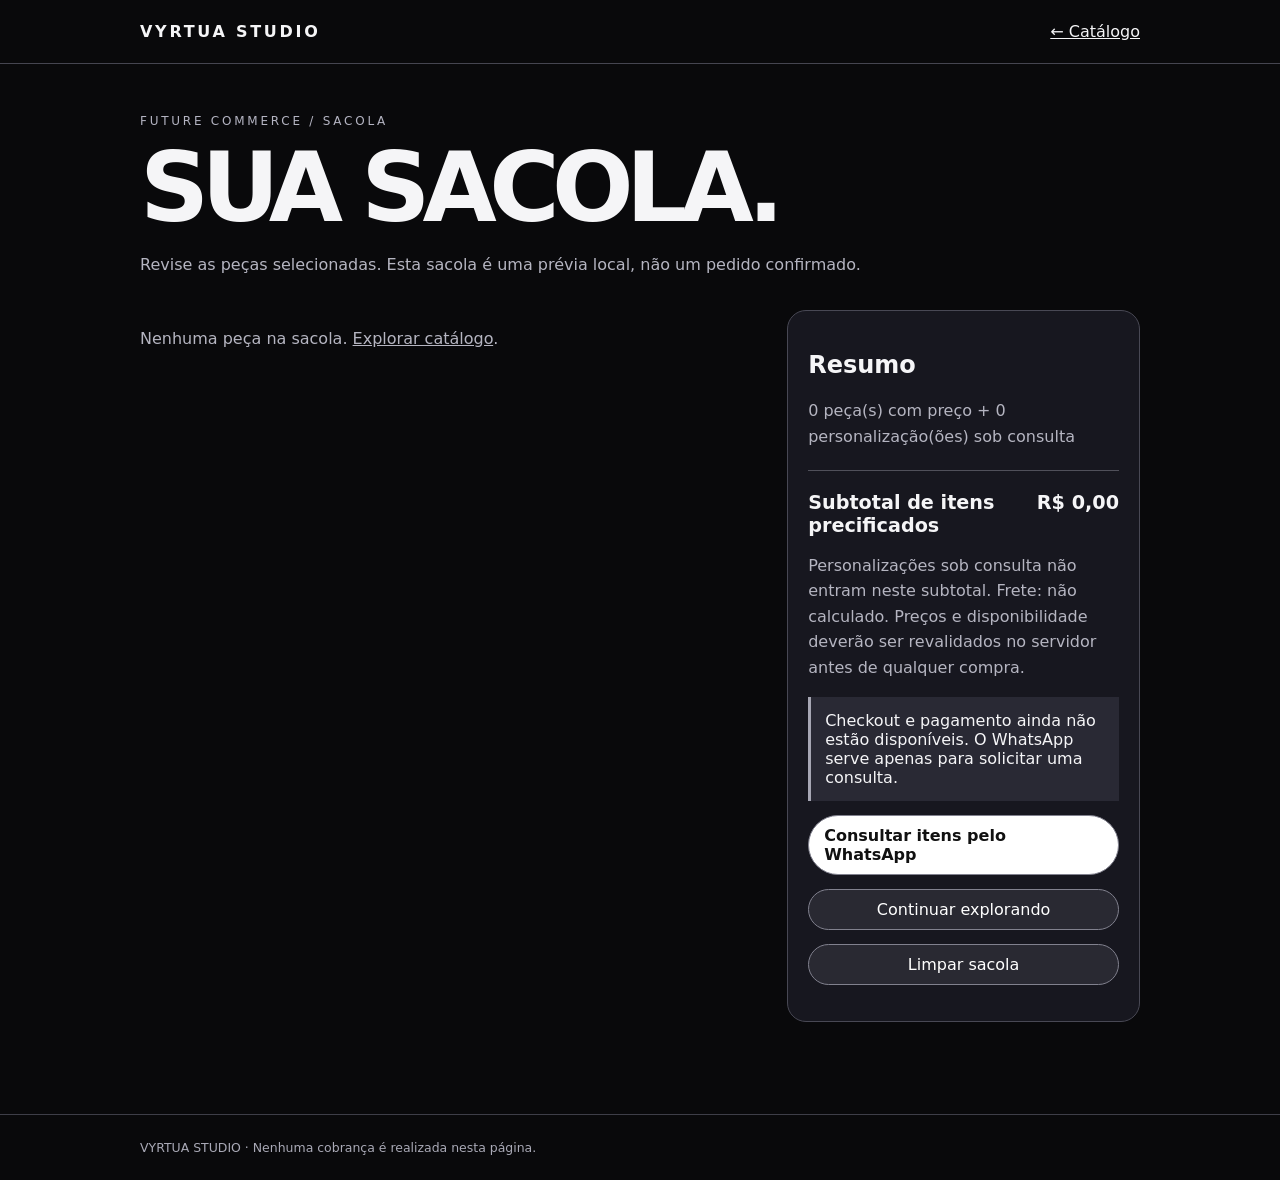
<file: carrinho.html>
<!doctype html><html lang="pt-BR"><head><meta charset="utf-8"><meta name="viewport" content="width=device-width,initial-scale=1"><meta name="theme-color" content="#09090b"><title>Sacola | VYRTUA STUDIO</title><style>:root{color-scheme:dark;font-family:system-ui,-apple-system,sans-serif;background:#09090b;color:#f5f5f7}*{box-sizing:border-box}body{margin:0}a{color:inherit}button,input{font:inherit}button{cursor:pointer}.wrap{width:min(1000px,92%);margin:auto}header{border-bottom:1px solid #454550;padding:22px 0}nav{display:flex;justify-content:space-between;gap:10px;align-items:center}.brand{font-weight:900;letter-spacing:.17em;text-decoration:none}main{padding:50px 0 80px}h1{font-size:clamp(3rem,9vw,6rem);letter-spacing:-.08em;line-height:1;margin:12px 0}.eyebrow{font-size:.75rem;letter-spacing:.23em;color:#b4b4c2}.muted{color:#b5b5c1;line-height:1.6}.grid{display:grid;grid-template-columns:1.6fr .9fr;gap:20px;margin-top:32px}.item,.panel{background:#17171f;border:1px solid #484854;border-radius:19px;padding:20px;margin-bottom:12px}.item{display:flex;justify-content:space-between;gap:18px;align-items:center}.item h2{font-size:1.1rem;margin:0 0 8px}.controls{display:flex;gap:10px;align-items:center;flex-wrap:wrap}input{width:74px;background:#0c0c12;border:1px solid #7d7d8a;color:#fff;border-radius:10px;padding:10px}button,.btn{border:1px solid #81818e;border-radius:40px;background:#292932;color:white;padding:10px 15px;text-decoration:none;display:inline-flex;justify-content:center}.primary{background:#fff;color:#111;font-weight:800}.total{display:flex;justify-content:space-between;font-weight:800;font-size:1.2rem;border-top:1px solid #50505a;padding-top:20px;margin-top:20px}.notice{border-left:3px solid #a7a7b4;background:#292934;padding:14px}.panel .btn{width:100%;margin-top:14px}footer{border-top:1px solid #3e3e48;padding:25px 0;color:#a9a9b6;font-size:.78rem}@media(max-width:760px){.grid{grid-template-columns:1fr}.item{align-items:start;flex-direction:column}}@media(prefers-reduced-motion:reduce){*{scroll-behavior:auto!important}}</style></head><body><header><nav class="wrap"><a href="index.html" class="brand">VYRTUA STUDIO</a><a href="catalogo.html">← Catálogo</a></nav></header><main class="wrap"><div class="eyebrow">FUTURE COMMERCE / SACOLA</div><h1>SUA SACOLA.</h1><p class="muted">Revise as peças selecionadas. Esta sacola é uma prévia local, não um pedido confirmado.</p><div class="grid"><section><div id="items" aria-live="polite"></div><div id="customDrafts"></div><p id="empty" class="muted" hidden>Nenhuma peça na sacola. <a href="catalogo.html">Explorar catálogo</a>.</p></section><aside class="panel"><h2>Resumo</h2><p class="muted" id="count">0 itens</p><div class="total"><span>Subtotal de itens precificados</span><span id="subtotal">R$ 0,00</span></div><p class="muted">Personalizações sob consulta não entram neste subtotal. Frete: não calculado. Preços e disponibilidade deverão ser revalidados no servidor antes de qualquer compra.</p><div class="notice">Checkout e pagamento ainda não estão disponíveis. O WhatsApp serve apenas para solicitar uma consulta.</div><a class="btn primary" id="wa" href="https://wa.me/5511934515159" target="_blank" rel="noopener noreferrer">Consultar itens pelo WhatsApp</a><a class="btn" href="catalogo.html">Continuar explorando</a><button id="clear" style="width:100%;margin-top:14px">Limpar sacola</button><p class="muted" id="status" role="status"></p></aside></div></main><footer><div class="wrap">VYRTUA STUDIO · Nenhuma cobrança é realizada nesta página.</div></footer><script>
const KEY='vyrtua-cart-v1',$=id=>document.getElementById(id),money=n=>(n/100).toLocaleString('pt-BR',{style:'currency',currency:'BRL'});let cart=[],drafts=[];const DRAFT_KEY='vyrtua-custom-drafts-v1';function load(){try{const data=JSON.parse(localStorage.getItem(KEY)||'[]');cart=Array.isArray(data)?data.filter(x=>x&&typeof x.id==='string'&&typeof x.name==='string'&&Number.isSafeInteger(x.priceCents)&&x.priceCents>=0&&x.priceCents<=100000000&&Number.isInteger(x.quantity)&&x.quantity>0&&x.quantity<=99).slice(0,100):[]}catch(e){cart=[];$('status').textContent='Não foi possível ler a sacola anterior.'}}function save(){try{localStorage.setItem(KEY,JSON.stringify(cart));return true}catch(e){$('status').textContent='Não foi possível salvar a sacola.';return false}}function renderDrafts(){const root=$('customDrafts');root.replaceChildren();drafts.forEach((d,i)=>{const item=document.createElement('article');item.className='item';const info=document.createElement('div');const h=document.createElement('h2');h.textContent=d.name||'Personalização sob consulta';const p=document.createElement('p');p.className='muted';p.textContent=[d.color,d.size,'Qtd. '+d.quantity,'Arte: '+(d.customization?.hasUploadedArt?'enviada':'sem imagem'),'Lado: '+(d.customization?.side==='back'?'costas':'frente'),'Escala: '+d.customization?.scalePercent+'%','Posição: '+d.customization?.verticalPercent+'%',...(Number.isFinite(d.customization?.dpiEstimate)?['DPI estimado: '+d.customization.dpiEstimate]:[])].join(' · ');info.append(h,p);if(typeof d.customization?.artThumbnail==='string'&&d.customization.artThumbnail.length<=1000000&&/^data:image\/(png|jpeg|webp);base64,/.test(d.customization.artThumbnail)){const img=document.createElement('img');img.src=d.customization.artThumbnail;img.alt='Miniatura da arte enviada';img.style.cssText='width:96px;max-height:96px;object-fit:contain;border-radius:10px';info.append(img)}const actions=document.createElement('div');const remove=document.createElement('button');remove.textContent='Remover';remove.onclick=()=>{drafts.splice(i,1);saveDrafts();render()};actions.append(remove);item.append(info,actions);root.append(item)})}function saveDrafts(){try{localStorage.setItem(DRAFT_KEY,JSON.stringify(drafts))}catch(e){$('status').textContent='Erro ao atualizar as personalizações.'}}function render(){renderDrafts();const box=$('items');box.replaceChildren();let total=0,count=0;cart.forEach((x,i)=>{total+=x.priceCents*x.quantity;count+=x.quantity;const article=document.createElement('article');article.className='item';const details=document.createElement('div'),title=document.createElement('h2'),meta=document.createElement('p'),price=document.createElement('strong');title.textContent=x.name;meta.className='muted';meta.textContent='Cor: '+(x.color||'Sob consulta')+' · Tamanho: '+(x.size||'Sob consulta');price.textContent=money(x.priceCents)+' por unidade';details.append(title,meta,price);const controls=document.createElement('div');controls.className='controls';const label=document.createElement('label');label.textContent='Qtd. ';const input=document.createElement('input');input.type='number';input.min='1';input.max='99';input.value=x.quantity;input.setAttribute('aria-label','Quantidade de '+x.name);input.onchange=()=>{const n=Number(input.value);if(!Number.isInteger(n)||n<1||n>99){input.value=x.quantity;$('status').textContent='Quantidade permitida: 1 a 99.';return}cart[i].quantity=n;save();render()};label.append(input);const remove=document.createElement('button');remove.type='button';remove.textContent='Remover';remove.onclick=()=>{cart.splice(i,1);save();render()};controls.append(label,remove);article.append(details,controls);box.append(article)});$('empty').hidden=cart.length>0||drafts.length>0;$('count').textContent=count+' peça(s) com preço + '+drafts.length+' personalização(ões) sob consulta';$('subtotal').textContent=money(total);$('clear').disabled=!cart.length&&!drafts.length;const lines=cart.map(x=>x.quantity+'x '+x.name+' — '+(x.color||'cor a confirmar')+', '+(x.size||'tamanho a confirmar'));drafts.forEach(d=>lines.push(d.quantity+'x '+(d.name||'Personalização')+', '+d.color+', tamanho '+d.size+', lado '+(d.customization?.side==='back'?'costas':'frente')+', arte '+(d.customization?.hasUploadedArt?'a anexar manualmente no WhatsApp':'a definir')));$('wa').href='https://wa.me/5511934515159?text='+encodeURIComponent('Olá! Gostaria de consultar os seguintes itens da VYRTUA STUDIO:\n'+(lines.join('\n')||'Gostaria de conhecer os produtos.')+'\nEsta mensagem não representa um pedido confirmado. Se houver arte, vou anexar o arquivo original separadamente no WhatsApp. Aguardo confirmação de preço, disponibilidade e frete.');} $('clear').onclick=()=>{if(!confirm('Limpar a sacola deste navegador?'))return;cart=[];drafts=[];save();saveDrafts();render()};load();try{const saved=JSON.parse(localStorage.getItem(DRAFT_KEY)||'[]');drafts=Array.isArray(saved)?saved.filter(x=>x&&x.kind==='custom-quote'&&Number.isInteger(x.quantity)&&x.quantity>0&&x.quantity<=99).slice(0,100):[]}catch(e){drafts=[]}render();
</script></body></html>
</file>
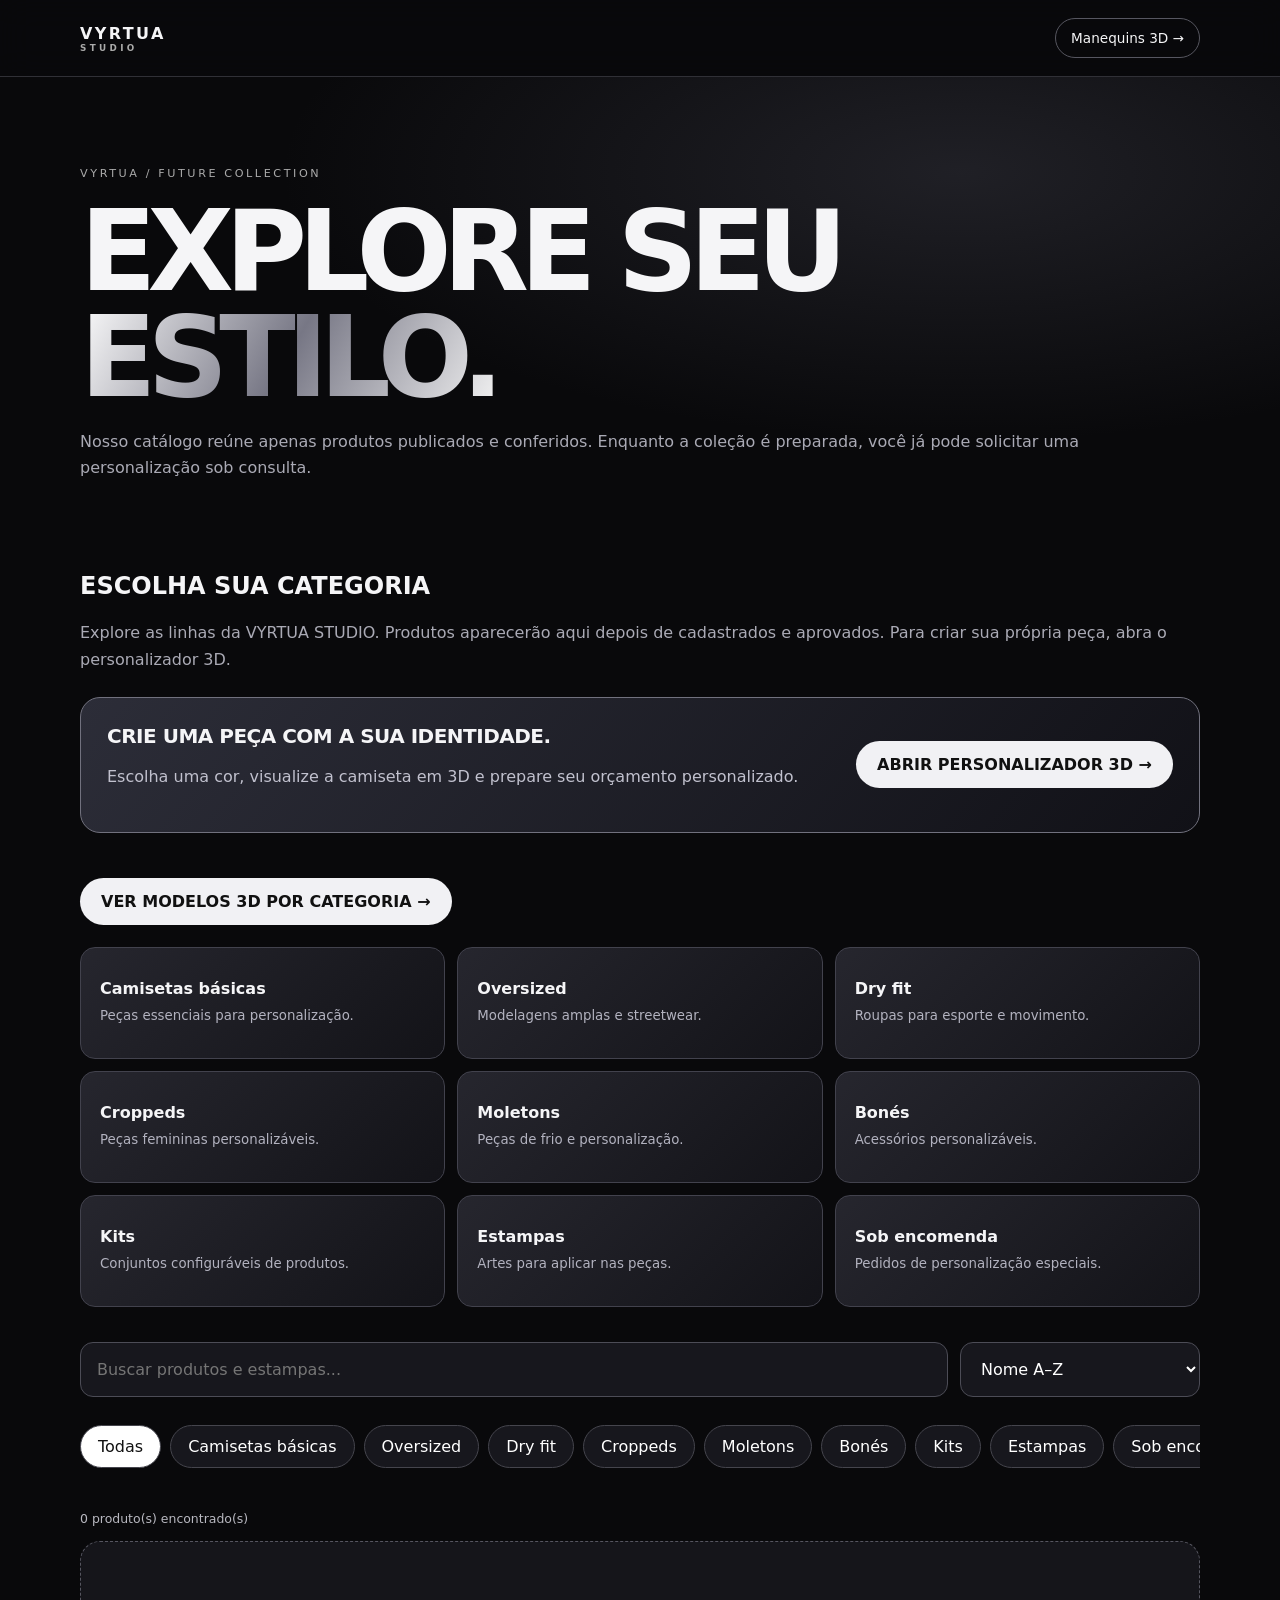
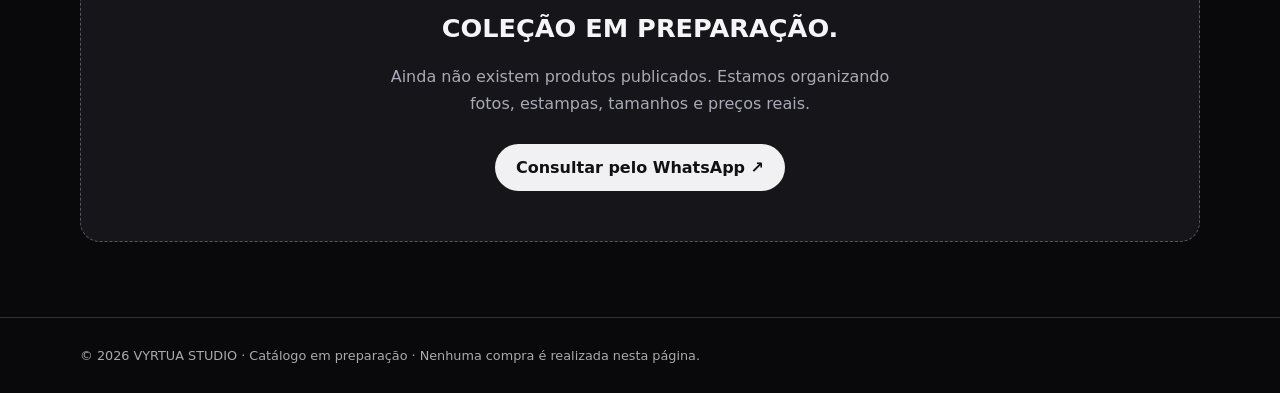
<file: catalogo.html>
<!doctype html>
<html lang="pt-BR"><head><meta charset="utf-8"><meta name="viewport" content="width=device-width,initial-scale=1"><meta name="theme-color" content="#09090b"><meta name="description" content="Catálogo VYRTUA STUDIO: roupas, kits e estampas personalizadas."><title>Catálogo | VYRTUA STUDIO</title>
<style>
:root{color-scheme:dark;font-family:Inter,system-ui,-apple-system,sans-serif;background:#09090b;color:#f5f5f7}*{box-sizing:border-box}body{margin:0}a{color:inherit;text-decoration:none}button,input,select{font:inherit}button{cursor:pointer}.wrap{max-width:1120px;width:92%;margin:auto}header{position:sticky;top:0;z-index:5;background:#09090be8;backdrop-filter:blur(16px);border-bottom:1px solid #303036}.nav{display:flex;align-items:center;justify-content:space-between;gap:15px;min-height:76px}.logo{font-weight:900;letter-spacing:.15em}.logo small{display:block;letter-spacing:.38em;font-size:.55rem;color:#aaa}.back{border:1px solid #565660;padding:11px 15px;border-radius:40px;font-size:.85rem}.hero{padding:90px 0 55px;background:radial-gradient(ellipse at 75% 20%,#4d4d5b55,transparent 50%)}.eyebrow{color:#aaa;letter-spacing:.23em;font-size:.7rem}h1{font-size:clamp(3rem,9vw,7rem);letter-spacing:-.08em;line-height:.95;margin:18px 0}h1 span{background:linear-gradient(120deg,#fff,#777785,#f5f5f5);background-clip:text;color:transparent}.muted{color:#aaaab5;line-height:1.65}.filters{display:grid;grid-template-columns:1fr 240px;gap:12px;margin:35px 0 18px}.field{width:100%;background:#17171d;color:#fff;border:1px solid #4c4c56;padding:16px;border-radius:13px}.category-overview{display:grid;grid-template-columns:repeat(3,minmax(0,1fr));gap:12px;margin:22px 0 28px}.category-card{padding:19px;background:linear-gradient(135deg,#26262e,#131318);border:1px solid #42424d;border-radius:15px;min-height:112px;text-align:left;color:#f5f5f7}.category-card strong{display:block;font-size:1rem}.category-card small{display:block;color:#b2b2bf;line-height:1.5;margin-top:8px}.category-card:focus-visible,.chip:focus-visible,.field:focus-visible{outline:2px solid #fff;outline-offset:3px}.chips{display:flex;gap:9px;overflow-x:auto;padding:10px 0 25px}.chip{background:#17171d;border:1px solid #45454d;color:#fff;border-radius:30px;padding:11px 17px;white-space:nowrap}.chip[aria-pressed=true]{background:#fff;color:#111}.grid{display:grid;grid-template-columns:repeat(3,minmax(0,1fr));gap:18px}.product{border:1px solid #38383f;border-radius:18px;overflow:hidden;background:#15151b}.photo{height:245px;background:linear-gradient(130deg,#34343e,#1c1c22);display:grid;place-items:center;color:#999}.photo img{width:100%;height:100%;object-fit:cover}.details{padding:19px}.details h2{font-size:1.15rem}.details p{font-size:.85rem;color:#aaa}.empty{border:1px dashed #565660;background:#15151a;border-radius:20px;padding:50px 24px;text-align:center;margin:15px 0 75px}.empty h2{font-size:1.6rem}.empty p{max-width:540px;margin:12px auto}.button{display:inline-block;background:#f1f1f4;color:#111;border-radius:30px;padding:14px 21px;font-weight:800;margin-top:15px}.status{font-size:.78rem;color:#b8b8c0;margin-top:18px}footer{padding:30px 0;border-top:1px solid #303036;color:#aaa;font-size:.8rem}@media(max-width:700px){.category-overview{grid-template-columns:repeat(2,minmax(0,1fr))}.filters{grid-template-columns:1fr}.grid{grid-template-columns:repeat(2,minmax(0,1fr))}}@media(max-width:480px){.category-overview{grid-template-columns:1fr 1fr}.category-card{padding:14px;min-height:110px}.grid{grid-template-columns:1fr}.hero{padding:60px 0 30px}}
.catalog-cta{display:flex;align-items:center;justify-content:space-between;gap:22px;padding:26px;border:1px solid #71717e;border-radius:20px;background:linear-gradient(130deg,#2c2d38,#111117);margin:24px 0 30px}.catalog-cta strong{font-size:1.25rem;letter-spacing:-.025em}.catalog-cta p{color:#c1c1ce;line-height:1.6}.catalog-cta .button{white-space:nowrap;margin:0}@media(max-width:700px){.catalog-cta{flex-direction:column;align-items:stretch}.catalog-cta .button{text-align:center;white-space:normal}}
</style></head><body>
<header><div class="wrap nav"><a href="index.html" class="logo">VYRTUA<small>STUDIO</small></a><a href="manequins-3d.html" class="back">Manequins 3D →</a></div></header>
<main><section class="hero"><div class="wrap"><div class="eyebrow">VYRTUA / FUTURE COLLECTION</div><h1>EXPLORE SEU<br><span>ESTILO.</span></h1><p class="muted">Nosso catálogo reúne apenas produtos publicados e conferidos. Enquanto a coleção é preparada, você já pode solicitar uma personalização sob consulta.</p></div></section>
<section class="wrap" aria-label="Catálogo"><h2>ESCOLHA SUA CATEGORIA</h2><p class="muted">Explore as linhas da VYRTUA STUDIO. Produtos aparecerão aqui depois de cadastrados e aprovados. Para criar sua própria peça, abra o personalizador 3D.</p><div class="catalog-cta"><div><strong>CRIE UMA PEÇA COM A SUA IDENTIDADE.</strong><p>Escolha uma cor, visualize a camiseta em 3D e prepare seu orçamento personalizado.</p></div><a class="button" href="showroom-floating-tee.html?v=013">ABRIR PERSONALIZADOR 3D →</a></div><p><a class="button" href="manequins-3d.html">VER MODELOS 3D POR CATEGORIA →</a></p><div class="category-overview" id="categoryOverview"></div><div class="filters"><input class="field" type="search" id="search" placeholder="Buscar produtos e estampas..." aria-label="Buscar produtos"><select class="field" id="sort" aria-label="Ordenar produtos"><option value="name">Nome A–Z</option><option value="recent">Mais recentes</option></select></div><div class="chips" id="categories" aria-label="Filtrar por categoria"></div><div class="status" id="status" role="status">Carregando catálogo…</div><button class="chip" id="clearFilters" type="button" hidden>Limpar filtros</button><div class="grid" id="products"></div><div class="empty" id="empty"><h2>COLEÇÃO EM PREPARAÇÃO.</h2><p class="muted" id="emptyMessage">Ainda não existem produtos publicados. Estamos organizando fotos, estampas, tamanhos e preços reais.</p><a class="button" href="https://wa.me/5511934515159?text=Ol%C3%A1%21%20Quero%20conhecer%20os%20produtos%20da%20VYRTUA%20STUDIO." target="_blank" rel="noopener noreferrer">Consultar pelo WhatsApp ↗</a></div></section></main>
<footer><div class="wrap">© <span id="year"></span> VYRTUA STUDIO · Catálogo em preparação · Nenhuma compra é realizada nesta página.</div></footer>
<script>
const state={data:null,category:'all',query:''};const el=id=>document.getElementById(id);el('year').textContent=new Date().getFullYear();
const safe=s=>String(s??'').replace(/[&<>"']/g,c=>({'&':'&amp;','<':'&lt;','>':'&gt;','"':'&quot;',"'":'&#39;'}[c]));
function render(){if(!state.data)return;const cats=state.data.categories||[];el('categoryOverview').innerHTML=cats.map(c=>'<button class="category-card" type="button" data-category="'+safe(c.id)+'"><strong>'+safe(c.name)+'</strong><small>'+safe(c.description||'Explore esta categoria')+'</small></button>').join('');el('categories').innerHTML=[{id:'all',name:'Todas'}].concat(cats).map(c=>'<button class="chip" data-category="'+safe(c.id)+'" aria-pressed="'+(state.category===c.id)+'">'+safe(c.name)+'</button>').join('');let products=(state.data.products||[]).filter(p=>p.published===true&&typeof p.name==='string'&&typeof p.id==='string');if(state.category!=='all')products=products.filter(p=>p.categoryId===state.category);if(state.query)products=products.filter(p=>(p.name+' '+(p.description||'')).toLocaleLowerCase('pt-BR').includes(state.query));if(el('sort').value==='name')products.sort((a,b)=>a.name.localeCompare(b.name,'pt-BR'));else products.sort((a,b)=>String(b.createdAt||'').localeCompare(String(a.createdAt||'')));el('status').textContent=products.length+' produto(s) encontrado(s)';el('clearFilters').hidden=state.category==='all'&&!state.query;el('products').innerHTML=products.map(p=>{const src=Array.isArray(p.images)&&p.images[0]&&/^(assets\/|https:\/\/)/.test(p.images[0])?p.images[0]:null;const photo=src?'<img loading="lazy" alt="'+safe(p.name)+'" src="'+safe(src)+'">':'Imagem em preparação';const price=Number.isSafeInteger(p.priceCents)&&p.priceCents>=0?(p.priceCents/100).toLocaleString('pt-BR',{style:'currency',currency:'BRL'}):'Preço sob consulta';return '<article class="product"><div class="photo">'+photo+'</div><div class="details"><h2>'+safe(p.name)+'</h2><p>'+safe(p.description||'')+'</p><strong>'+safe(price)+'</strong><p>Consulte disponibilidade e opções pelo WhatsApp.</p><a class="button" href="produto.html?id='+encodeURIComponent(p.id)+'">Ver detalhes e opções ↗</a></div></article>'}).join('');el('empty').hidden=products.length>0;el('emptyMessage').textContent=(state.data.products||[]).filter(p=>p.published===true).length===0?'Ainda não existem produtos publicados. Estamos organizando fotos, estampas, tamanhos e preços reais.':'Nenhum produto publicado corresponde à sua busca.'}
function chooseCategory(id){state.category=id;render();el('search').scrollIntoView({behavior:'smooth',block:'center'})}el('categories').addEventListener('click',e=>{const b=e.target.closest('[data-category]');if(b)chooseCategory(b.dataset.category)});el('categoryOverview').addEventListener('click',e=>{const b=e.target.closest('[data-category]');if(b)chooseCategory(b.dataset.category)});el('clearFilters').addEventListener('click',()=>{state.category='all';state.query='';el('search').value='';render()});el('search').addEventListener('input',e=>{state.query=e.target.value.trim().toLocaleLowerCase('pt-BR');render()});el('sort').addEventListener('change',render);
fetch('data/catalog.json',{cache:'no-store'}).then(r=>{if(!r.ok)throw Error('Falha ao carregar');return r.json()}).then(d=>{if(!d||!Array.isArray(d.products)||!Array.isArray(d.categories)||!d.categories.every(c=>c&&typeof c.id==='string'&&typeof c.name==='string')||!d.products.every(p=>p&&typeof p.id==='string'&&typeof p.name==='string'&&d.categories.some(c=>c.id===p.categoryId))||new Set(d.products.map(p=>p.id)).size!==d.products.length||new Set(d.categories.map(c=>c.id)).size!==d.categories.length)throw Error('Catálogo inválido');state.data=d;const requested=new URLSearchParams(location.search).get('categoria');if(d.categories.some(c=>c.id===requested))state.category=requested;render()}).catch(()=>{el('status').textContent='Não foi possível carregar o catálogo.';el('emptyMessage').textContent='O catálogo está temporariamente indisponível. Tente novamente ou entre em contato.'});
</script></body></html>
</file>
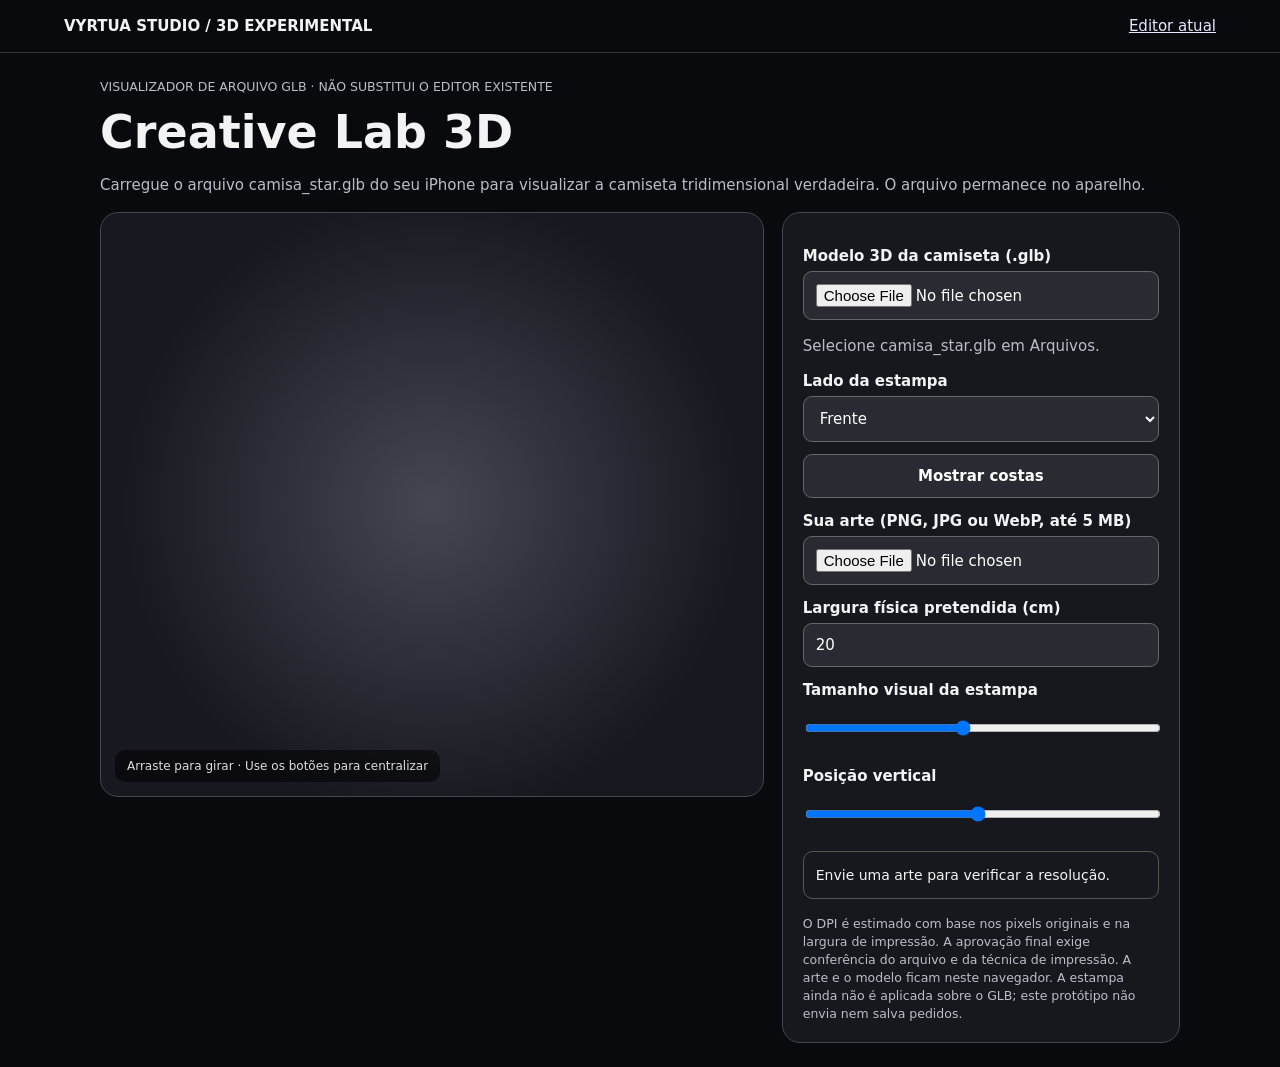
<file: creative-lab-3d.html>
<!doctype html><html lang="pt-BR"><head><meta charset="utf-8"><meta name="viewport" content="width=device-width,initial-scale=1"><title>Creative Lab 3D — Protótipo | VYRTUA STUDIO</title><style>*{box-sizing:border-box}body{margin:0;background:#090a0e;color:#f3f3f5;font:15px system-ui,sans-serif}header{padding:17px 5%;border-bottom:1px solid #34343b;display:flex;justify-content:space-between;gap:12px}a{color:#e8e8ff}main{width:min(1080px,94%);margin:24px auto}h1{font-size:clamp(26px,5vw,46px);margin:10px 0}p{color:#bcbcc7;line-height:1.5}.layout{display:grid;grid-template-columns:1.25fr .75fr;gap:18px}.viewer{height:min(65vh,590px);min-height:390px;position:relative;background:radial-gradient(circle,#454650,#171820 70%);border:1px solid #464650;border-radius:18px;overflow:hidden;touch-action:none}.viewer canvas{display:block;width:100%;height:100%}.hint{position:absolute;bottom:14px;left:14px;color:#ddd;background:#0008;padding:9px 12px;border-radius:10px;font-size:12px;pointer-events:none}.panel{background:#17181e;border:1px solid #454650;border-radius:18px;padding:20px}label{display:block;margin:14px 0 6px;font-weight:600}input,select,button{width:100%;padding:12px;border-radius:9px;background:#292a32;border:1px solid #666;color:#fff;font:inherit}button{cursor:pointer;margin-top:12px;background:#ededf2;color:#111;font-weight:700}button.secondary{background:#292a32;color:#fff}#quality{padding:12px;border:1px solid #555;border-radius:10px;line-height:1.6;font-size:14px;margin-top:12px}small{color:#bdbdc8}#error{color:#ffb7b7}@media(max-width:740px){.layout{grid-template-columns:1fr}.viewer{height:440px}}</style></head><body><header><strong>VYRTUA STUDIO / 3D EXPERIMENTAL</strong><a href="creative-lab.html">Editor atual</a></header><main><small>VISUALIZADOR DE ARQUIVO GLB · NÃO SUBSTITUI O EDITOR EXISTENTE</small><h1>Creative Lab 3D</h1><p>Carregue o arquivo camisa_star.glb do seu iPhone para visualizar a camiseta tridimensional verdadeira. O arquivo permanece no aparelho.</p><div class="layout"><div class="viewer" id="viewer"><div class="hint">Arraste para girar · Use os botões para centralizar</div></div><section class="panel"><label for="modelFile">Modelo 3D da camiseta (.glb)</label><input type="file" id="modelFile" accept=".glb,model/gltf-binary"><p id="modelStatus" role="status">Selecione camisa_star.glb em Arquivos.</p><label for="side">Lado da estampa</label><select id="side"><option value="front">Frente</option><option value="back">Costas</option></select><button class="secondary" id="turn">Mostrar costas</button><label for="artFile">Sua arte (PNG, JPG ou WebP, até 5 MB)</label><input type="file" id="artFile" accept="image/png,image/jpeg,image/webp"><label for="width">Largura física pretendida (cm)</label><input type="number" id="width" min="3" max="35" step="0.5" value="20"><label for="scale">Tamanho visual da estampa</label><input type="range" id="scale" min="10" max="90" value="45"><label for="height">Posição vertical</label><input type="range" id="height" min="20" max="80" value="49"><div id="quality" role="status">Envie uma arte para verificar a resolução.</div><p id="error" role="alert"></p><small>O DPI é estimado com base nos pixels originais e na largura de impressão. A aprovação final exige conferência do arquivo e da técnica de impressão. A arte e o modelo ficam neste navegador. A estampa ainda não é aplicada sobre o GLB; este protótipo não envia nem salva pedidos.</small></section></div></main><script type="module">
import * as THREE from 'https://esm.sh/three@0.164.1';
import {GLTFLoader} from 'https://esm.sh/three@0.164.1/examples/jsm/loaders/GLTFLoader.js';
const $=id=>document.getElementById(id),viewer=$('viewer');const scene=new THREE.Scene();const camera=new THREE.PerspectiveCamera(38,1,.1,100);camera.position.set(0,.25,7.6);const renderer=new THREE.WebGLRenderer({antialias:true,alpha:true});renderer.setPixelRatio(Math.min(devicePixelRatio,2));renderer.outputColorSpace=THREE.SRGBColorSpace;viewer.prepend(renderer.domElement);scene.add(new THREE.HemisphereLight(0xffffff,0x33343c,2.2));const light=new THREE.DirectionalLight(0xffffff,3);light.position.set(-3,5,5);scene.add(light);const rim=new THREE.DirectionalLight(0xb2b7e0,1.7);rim.position.set(4,2,-4);scene.add(rim);
const group=new THREE.Group();scene.add(group);const loader=new GLTFLoader();let loaded=null;
$('modelFile').onchange=async e=>{const file=e.target.files?.[0];if(!file)return;if(!file.name.toLowerCase().endsWith('.glb')||file.size>30*1024*1024){$('modelStatus').textContent='Escolha um arquivo .glb de até 30 MB.';return}const blob=URL.createObjectURL(file);$('modelStatus').textContent='Carregando modelo 3D...';loader.load(blob,gltf=>{if(loaded)group.remove(loaded);loaded=gltf.scene;const bounds=new THREE.Box3().setFromObject(loaded);const size=bounds.getSize(new THREE.Vector3());const center=bounds.getCenter(new THREE.Vector3());loaded.position.sub(center);const factor=3.2/Math.max(size.x,size.y,size.z);loaded.scale.setScalar(factor);group.add(loaded);front.visible=false;back.visible=false;$('modelStatus').textContent='Modelo 3D carregado. Arraste para girar. A estampa ainda não está mapeada no tecido.';URL.revokeObjectURL(blob)},undefined,err=>{$('modelStatus').textContent='Falha ao abrir GLB: '+(err?.message||'arquivo incompatível');URL.revokeObjectURL(blob)})};
function artPlane(z,back){const geo=new THREE.PlaneGeometry(1,1);const mat=new THREE.MeshBasicMaterial({transparent:true,depthWrite:false,side:THREE.DoubleSide});const mesh=new THREE.Mesh(geo,mat);mesh.position.z=z;mesh.rotation.y=back?Math.PI:0;group.add(mesh);return mesh}const front=artPlane(.19,false),back=artPlane(-.19,true);front.visible=false;back.visible=false;let pixels=null,texture=null,ratio=1;
function updateArt(){const scale=Number($('scale').value)/100;const y=(Number($('height').value)-50)*-.035;for(const [mesh,side] of [[front,'front'],[back,'back']]){mesh.scale.set(1.65*scale,1.65*scale/ratio,1);mesh.position.y=y+.23;mesh.visible=!loaded&&!!texture&&$('side').value===side;mesh.material.map=texture;mesh.material.needsUpdate=true}}
function quality(){if(!pixels){$('quality').textContent='Envie uma arte para verificar a resolução.';return}const cm=Number($('width').value);if(!(cm>=3&&cm<=35)){$('quality').textContent='Escolha uma largura entre 3 e 35 cm.';return}const dpi=pixels[0]*2.54/cm;const height=cm*pixels[1]/pixels[0];$('quality').textContent=pixels.join(' × ')+' pixels · impressão estimada '+cm+' × '+height.toFixed(1)+' cm · '+Math.round(dpi)+' DPI. '+(dpi>=300?'Boa resolução estimada.':dpi>=150?'Atenção: resolução intermediária.':'Possível perda de definição.')}
$('artFile').onchange=async e=>{const f=e.target.files?.[0];if(!f)return;if(!['image/png','image/jpeg','image/webp'].includes(f.type)||f.size>5*1024*1024){$('error').textContent='Escolha PNG, JPG ou WebP até 5 MB.';return}const url=URL.createObjectURL(f);try{const img=new Image();img.src=url;await img.decode();pixels=[img.naturalWidth,img.naturalHeight];ratio=pixels[0]/pixels[1];if(texture)texture.dispose();texture=new THREE.Texture(img);texture.colorSpace=THREE.SRGBColorSpace;texture.needsUpdate=true;$('error').textContent='';updateArt();quality()}catch(e){$('error').textContent='Não foi possível abrir esta imagem.'}finally{URL.revokeObjectURL(url)}};
$('width').oninput=quality;$('scale').oninput=updateArt;$('height').oninput=updateArt;$('side').onchange=()=>{group.rotation.y=$('side').value==='front'?0:Math.PI;updateArt();$('turn').textContent=$('side').value==='front'?'Mostrar costas':'Mostrar frente'};$('turn').onclick=()=>{$('side').value=$('side').value==='front'?'back':'front';$('side').onchange()};
let drag=false,last=0;viewer.addEventListener('pointerdown',e=>{drag=true;last=e.clientX;viewer.setPointerCapture(e.pointerId)});viewer.addEventListener('pointermove',e=>{if(!drag)return;group.rotation.y+=(e.clientX-last)*.012;last=e.clientX});viewer.addEventListener('pointerup',()=>drag=false);viewer.addEventListener('pointercancel',()=>drag=false);
function resize(){const w=viewer.clientWidth,h=viewer.clientHeight;renderer.setSize(w,h,false);camera.aspect=w/h;camera.updateProjectionMatrix()}new ResizeObserver(resize).observe(viewer);resize();renderer.setAnimationLoop(()=>renderer.render(scene,camera));
</script></body></html>
</file>
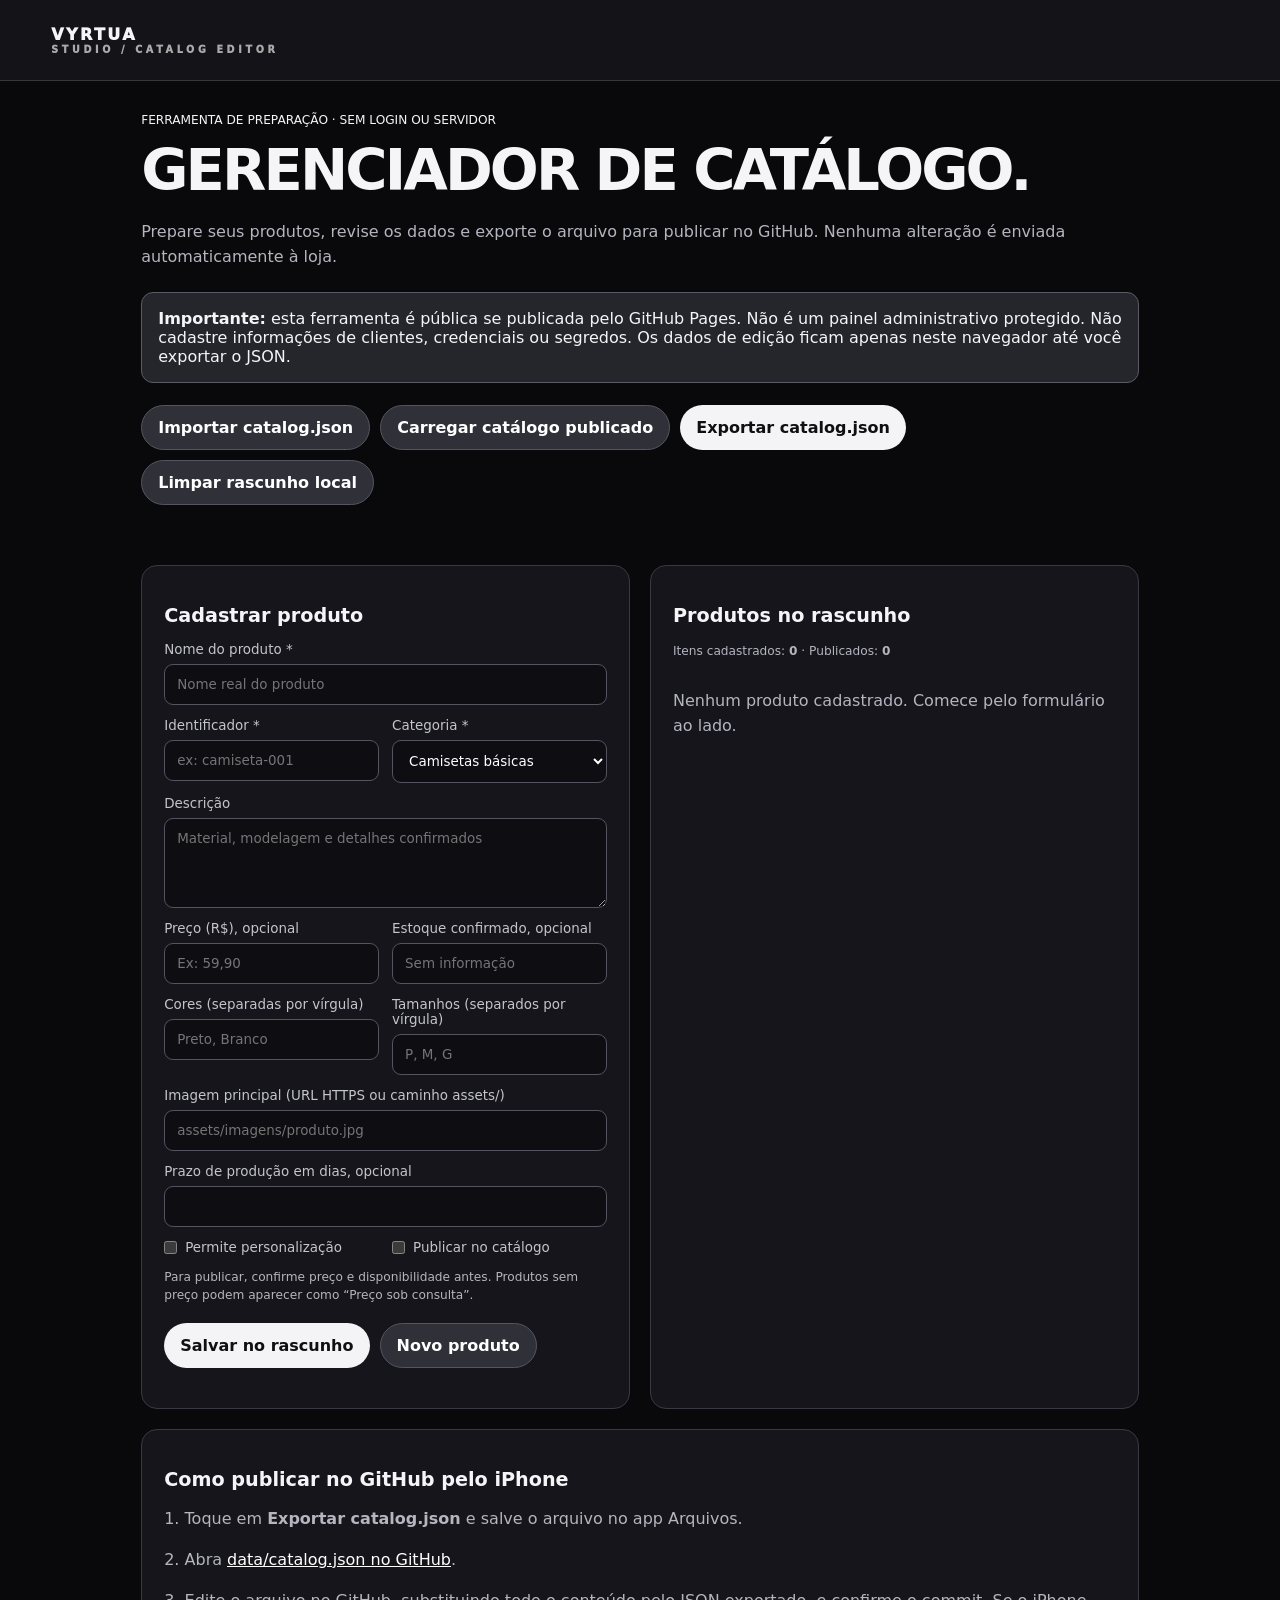
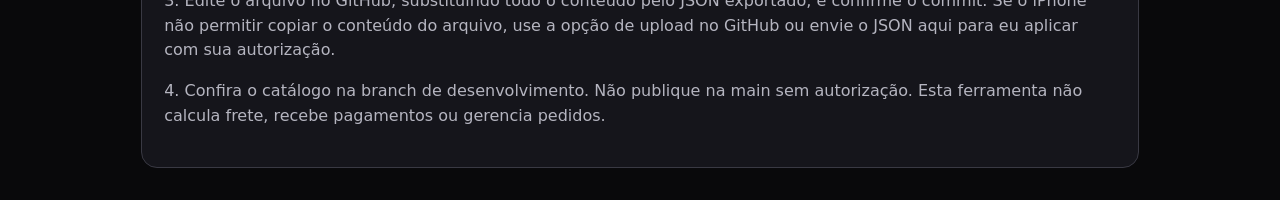
<file: editor-catalogo.html>
<!doctype html>
<html lang="pt-BR"><head><meta charset="utf-8"><meta name="viewport" content="width=device-width,initial-scale=1"><meta name="theme-color" content="#09090b"><title>Editor de catálogo | VYRTUA STUDIO</title><style>
:root{color-scheme:dark;font-family:system-ui,-apple-system,sans-serif;background:#09090b;color:#f5f5f7}*{box-sizing:border-box}body{margin:0}header{padding:25px 4%;border-bottom:1px solid #35353c;background:#131318}main{max-width:1100px;margin:auto;padding:32px 4%}h1{letter-spacing:-.05em;font-size:clamp(2rem,5vw,3.6rem);margin:10px 0}h2{font-size:1.2rem}p{color:#b5b5c0;line-height:1.55}.notice{padding:16px;background:#25252c;border:1px solid #5a5a66;border-radius:12px;margin:22px 0}.layout{display:grid;grid-template-columns:1fr 1fr;gap:20px}.panel{border:1px solid #393943;border-radius:16px;padding:22px;background:#15151b}.fields{display:grid;grid-template-columns:1fr 1fr;gap:13px}.wide{grid-column:1/-1}label{display:block;font-size:.84rem;color:#c4c4cd}input,textarea,select{display:block;width:100%;padding:12px;margin-top:7px;border:1px solid #545460;border-radius:9px;background:#0d0d12;color:white;font:inherit}textarea{min-height:90px;resize:vertical}button,.button{display:inline-block;padding:12px 16px;background:#f4f4f6;color:#101014;border:0;border-radius:25px;font:inherit;font-weight:750;cursor:pointer;text-decoration:none}.secondary{background:#303039;color:white;border:1px solid #555560}.danger{background:#49272b;color:#fff}.actions{display:flex;flex-wrap:wrap;gap:10px;margin:18px 0}.list{display:grid;gap:10px}.item{border:1px solid #45454e;border-radius:12px;padding:15px;display:flex;align-items:center;justify-content:space-between;gap:10px}.item p{margin:5px 0;font-size:.82rem}.small{font-size:.76rem}.status{min-height:26px;color:#d4d4db}.brand{font-weight:950;letter-spacing:.15em}.brand small{display:block;letter-spacing:.38em;font-size:.6rem;color:#aaa}.check{display:flex;align-items:center;gap:8px}.check input{width:auto;margin:0}.hidden{display:none}@media(max-width:760px){.layout{grid-template-columns:1fr}.fields{grid-template-columns:1fr}}</style></head><body>
<header><div class="brand">VYRTUA<small>STUDIO / CATALOG EDITOR</small></div></header>
<main><div class="small">FERRAMENTA DE PREPARAÇÃO · SEM LOGIN OU SERVIDOR</div><h1>GERENCIADOR DE CATÁLOGO.</h1><p>Prepare seus produtos, revise os dados e exporte o arquivo para publicar no GitHub. Nenhuma alteração é enviada automaticamente à loja.</p>
<div class="notice"><strong>Importante:</strong> esta ferramenta é pública se publicada pelo GitHub Pages. Não é um painel administrativo protegido. Não cadastre informações de clientes, credenciais ou segredos. Os dados de edição ficam apenas neste navegador até você exportar o JSON.</div>
<div class="actions"><label class="button secondary" for="importFile" style="cursor:pointer">Importar catalog.json</label><input id="importFile" type="file" accept=".json,application/json" class="hidden"><button id="loadSite" class="secondary">Carregar catálogo publicado</button><button id="export">Exportar catalog.json</button><button id="reset" class="secondary">Limpar rascunho local</button></div><p id="message" class="status" role="status"></p>
<div class="layout"><section class="panel"><h2 id="formTitle">Cadastrar produto</h2><form id="form"><div class="fields"><label class="wide">Nome do produto *<input id="name" maxlength="100" required placeholder="Nome real do produto"></label><label>Identificador *<input id="id" maxlength="70" pattern="[a-z0-9-]+" required placeholder="ex: camiseta-001"></label><label>Categoria *<select id="category" required></select></label><label class="wide">Descrição<textarea id="description" maxlength="1500" placeholder="Material, modelagem e detalhes confirmados"></textarea></label><label>Preço (R$), opcional<input id="price" inputmode="decimal" placeholder="Ex: 59,90"></label><label>Estoque confirmado, opcional<input id="stock" type="number" min="0" step="1" placeholder="Sem informação"></label><label>Cores (separadas por vírgula)<input id="colors" placeholder="Preto, Branco"></label><label>Tamanhos (separados por vírgula)<input id="sizes" placeholder="P, M, G"></label><label class="wide">Imagem principal (URL HTTPS ou caminho assets/)<input id="image" placeholder="assets/imagens/produto.jpg"></label><label class="wide">Prazo de produção em dias, opcional<input id="productionDays" type="number" min="0" step="1"></label><label class="check"><input id="customizable" type="checkbox"> Permite personalização</label><label class="check"><input id="published" type="checkbox"> Publicar no catálogo</label></div><p class="small">Para publicar, confirme preço e disponibilidade antes. Produtos sem preço podem aparecer como “Preço sob consulta”.</p><div class="actions"><button type="submit">Salvar no rascunho</button><button type="button" id="cancel" class="secondary">Novo produto</button></div></form></section>
<section class="panel"><h2>Produtos no rascunho</h2><p class="small">Itens cadastrados: <strong id="total">0</strong> · Publicados: <strong id="publishedCount">0</strong></p><div id="list" class="list"></div></section></div>
<section class="panel" style="margin-top:20px"><h2>Como publicar no GitHub pelo iPhone</h2><p>1. Toque em <strong>Exportar catalog.json</strong> e salve o arquivo no app Arquivos.</p><p>2. Abra <a style="color:#fff" href="https://github.com/bertasipedro2-svg/vyrtua-studio/blob/development/fase-1-profissional/data/catalog.json" target="_blank" rel="noopener noreferrer"><u>data/catalog.json no GitHub</u></a>.</p><p>3. Edite o arquivo no GitHub, substituindo todo o conteúdo pelo JSON exportado, e confirme o commit. Se o iPhone não permitir copiar o conteúdo do arquivo, use a opção de upload no GitHub ou envie o JSON aqui para eu aplicar com sua autorização.</p><p>4. Confira o catálogo na branch de desenvolvimento. Não publique na main sem autorização. Esta ferramenta não calcula frete, recebe pagamentos ou gerencia pedidos.</p></section>
</main><script>
const categories=[{id:'camisetas-basicas',name:'Camisetas básicas'},{id:'oversized',name:'Oversized'},{id:'dry-fit',name:'Dry fit'},{id:'croppeds',name:'Croppeds'},{id:'moletons',name:'Moletons'},{id:'bones',name:'Bonés'},{id:'kits',name:'Kits'},{id:'estampas',name:'Estampas'},{id:'sob-encomenda',name:'Sob encomenda'}];
const fresh=()=>({schemaVersion:1,store:{name:'VYRTUA STUDIO',currency:'BRL',catalogStatus:'preparacao',whatsapp:'5511934515159'},categories:categories.map(c=>({...c})),products:[]});
let data=fresh(),editing=null;
const $=id=>document.getElementById(id),say=s=>$('message').textContent=s;
function valid(d){return d&&Array.isArray(d.products)&&Array.isArray(d.categories)&&d.products.every(p=>p&&typeof p.id==='string'&&typeof p.name==='string'&&typeof p.categoryId==='string')&&d.categories.every(c=>c&&typeof c.id==='string'&&typeof c.name==='string')}
function persist(){try{localStorage.setItem('vyrtua-catalog-editor-v1',JSON.stringify(data))}catch(e){say('Armazenamento local indisponível. Exporte o arquivo para não perder os dados.')}}
function fieldValues(){const price=$('price').value.trim();let priceCents=null;if(price){if(!/^\d+(?:[,.]\d{1,2})?$/.test(price))throw Error('Preço inválido. Use 59,90.');priceCents=Math.round(Number(price.replace(',','.'))*100);if(!Number.isSafeInteger(priceCents))throw Error('Preço inválido.')}const stock=$('stock').value.trim(),days=$('productionDays').value.trim();const image=$('image').value.trim();if(image&&!(/^(https:\/\/[^\s]+|assets\/[a-zA-Z0-9_./-]+)$/.test(image)))throw Error('Imagem deve ser HTTPS ou caminho assets/.');return {id:$('id').value.trim(),name:$('name').value.trim(),slug:$('id').value.trim(),categoryId:$('category').value,description:$('description').value.trim(),images:image?[image]:[],colors:$('colors').value.split(',').map(s=>s.trim()).filter(Boolean).map(name=>({name,hex:null})),sizes:$('sizes').value.split(',').map(s=>s.trim()).filter(Boolean),variants:[],priceCents,stock:stock===''?null:Number(stock),productionDays:days===''?null:Number(days),published:$('published').checked,customizable:$('customizable').checked,printAreas:[],shippingNotes:''}}
function setForm(p){editing=p?.id||null;$('form').reset();$('formTitle').textContent=p?'Editar produto':'Cadastrar produto';$('id').disabled=!!p;if(!p)return;$('id').value=p.id;$('name').value=p.name;$('category').value=p.categoryId;$('description').value=p.description||'';$('price').value=Number.isInteger(p.priceCents)?(p.priceCents/100).toFixed(2).replace('.',','):'';$('stock').value=Number.isInteger(p.stock)?p.stock:'';$('colors').value=(p.colors||[]).map(c=>typeof c==='string'?c:c.name).join(', ');$('sizes').value=(p.sizes||[]).join(', ');$('image').value=(p.images||[])[0]||'';$('productionDays').value=Number.isInteger(p.productionDays)?p.productionDays:'';$('published').checked=p.published===true;$('customizable').checked=p.customizable===true;window.scrollTo({top:0,behavior:'smooth'})}
function render(){const select=$('category');const chosen=select.value;select.replaceChildren();for(const c of data.categories){const o=document.createElement('option');o.value=c.id;o.textContent=c.name;select.append(o)}if(data.categories.some(c=>c.id===chosen))select.value=chosen;$('total').textContent=data.products.length;$('publishedCount').textContent=data.products.filter(p=>p.published).length;const list=$('list');list.replaceChildren();if(!data.products.length){const p=document.createElement('p');p.textContent='Nenhum produto cadastrado. Comece pelo formulário ao lado.';list.append(p)}for(const p of data.products){const row=document.createElement('div');row.className='item';const info=document.createElement('div'),name=document.createElement('strong'),desc=document.createElement('p');name.textContent=p.name;desc.textContent=(data.categories.find(c=>c.id===p.categoryId)?.name||p.categoryId)+' · '+(p.published?'Publicado':'Rascunho')+' · '+(Number.isInteger(p.priceCents)?(p.priceCents/100).toLocaleString('pt-BR',{style:'currency',currency:'BRL'}):'Preço não informado');info.append(name,desc);const controls=document.createElement('div');const edit=document.createElement('button');edit.className='secondary';edit.textContent='Editar';edit.onclick=()=>setForm(p);const del=document.createElement('button');del.className='danger';del.textContent='Excluir';del.onclick=()=>{if(confirm('Excluir '+p.name+' do rascunho?')){data.products=data.products.filter(x=>x.id!==p.id);persist();render();if(editing===p.id)setForm(null)}};controls.append(edit,del);row.append(info,controls);list.append(row)}}
$('form').onsubmit=e=>{e.preventDefault();try{const p=fieldValues();if(!p.id||!p.name)throw Error('Informe nome e identificador.');if(!editing&&data.products.some(x=>x.id===p.id))throw Error('Identificador já cadastrado.');if(p.published&&p.priceCents===null&&!confirm('Produto sem preço. Publicar como Preço sob consulta?'))return;if(editing){const old=data.products.find(x=>x.id===editing);data.products=data.products.map(x=>x.id===editing?{...old,...p,slug:old.slug||p.slug,variants:old.variants||[],printAreas:old.printAreas||[],shippingNotes:old.shippingNotes||'',images:[...p.images,...(Array.isArray(old.images)?old.images.slice(1):[])],colors:p.colors.map(c=>({...c,hex:(old.colors||[]).find(v=>v?.name===c.name)?.hex||null}))}:x)}else data.products.push(p);persist();render();setForm(null);say('Produto salvo apenas neste navegador. Exporte o JSON para publicar.')}catch(err){say(err.message)}};
$('cancel').onclick=()=>setForm(null);
$('importFile').onchange=async e=>{const file=e.target.files?.[0];if(!file)return;try{if(file.size>1024*1024)throw Error('Arquivo muito grande.');const d=JSON.parse(await file.text());if(!valid(d))throw Error('Formato inválido.');data=d;editing=null;persist();render();setForm(null);say('Catálogo importado. Confira antes de exportar.')}catch(err){say('Erro na importação: '+err.message)}e.target.value=''};
$('loadSite').onclick=async()=>{if(data.products.length&&!confirm('Substituir o rascunho atual pelo catálogo publicado? Exporte um backup primeiro.'))return;try{const res=await fetch('data/catalog.json',{cache:'no-store'});if(!res.ok)throw Error('Não foi possível acessar data/catalog.json');const d=await res.json();if(!valid(d))throw Error('Formato inválido');data=d;persist();render();setForm(null);say('Catálogo do site carregado.')}catch(e){say('Falha: '+e.message+'. Você pode importar o arquivo manualmente.')}};
$('export').onclick=()=>{const blob=new Blob([JSON.stringify(data,null,2)+'\n'],{type:'application/json'});const url=URL.createObjectURL(blob),a=document.createElement('a');a.href=url;a.download='catalog.json';document.body.append(a);a.click();a.remove();setTimeout(()=>URL.revokeObjectURL(url),1500);say('Arquivo gerado. Salve-o no iPhone e publique no GitHub quando estiver pronto.')};
$('reset').onclick=()=>{if(!confirm('Limpar rascunho local? Exporte antes se quiser manter os dados.'))return;data=fresh();editing=null;persist();render();setForm(null);say('Rascunho limpo.')};
try{const saved=localStorage.getItem('vyrtua-catalog-editor-v1');if(saved){const parsed=JSON.parse(saved);if(valid(parsed))data=parsed}}catch(e){}
render();setForm(null);
</script></body></html>
</file>
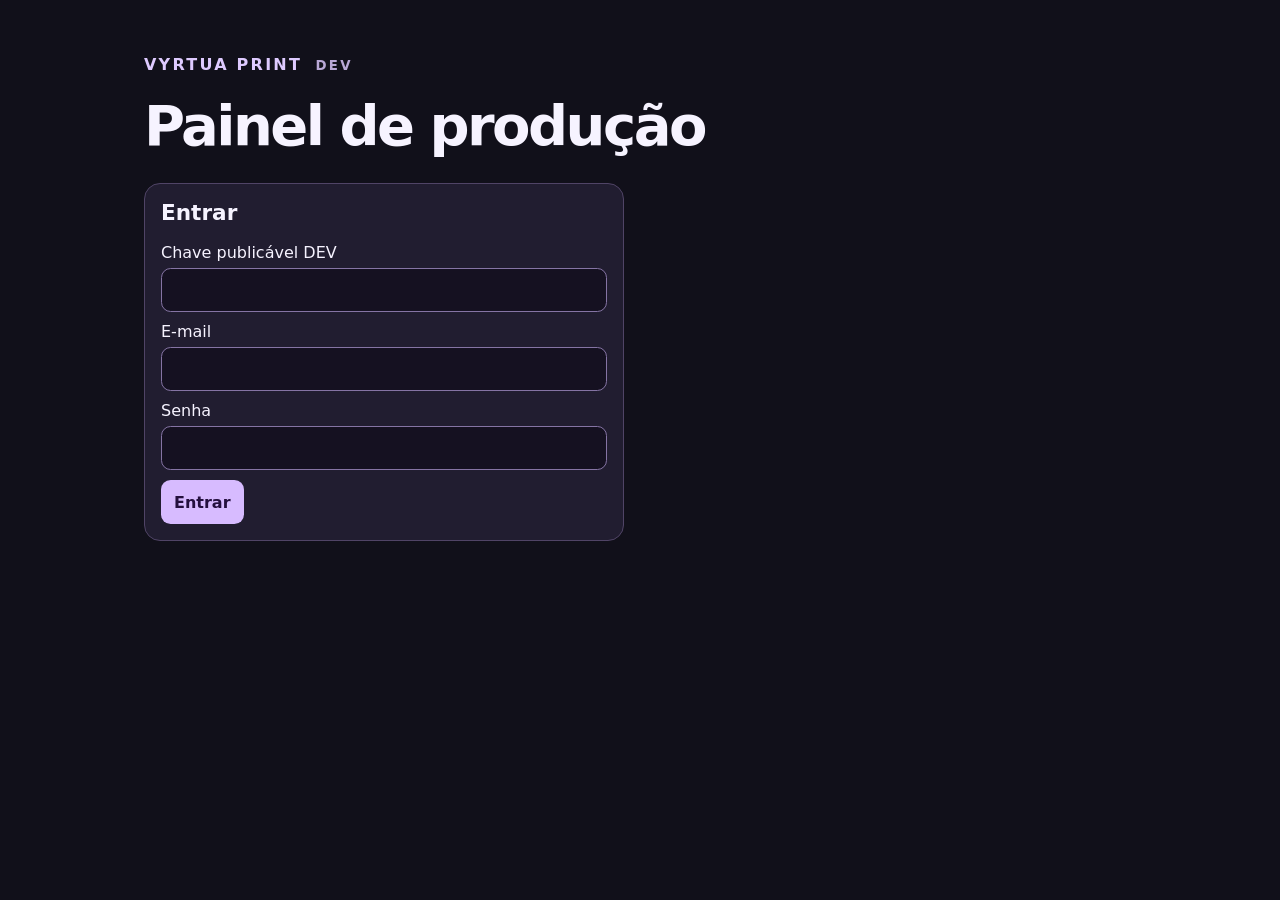
<file: print-dev.html>
<!doctype html>
<html lang="pt-BR">
<head>
<meta charset="utf-8">
<meta name="viewport" content="width=device-width, initial-scale=1">
<title>Painel VYRTUA PRINT</title>
<link rel="stylesheet" href="assets/css/print-dev.css">
<script type="module" src="print-core/panel.mjs"></script>
</head>
<body>
<main>
  <header><p class="brand">VYRTUA PRINT <small>DEV</small></p><h1>Painel de produção</h1></header>
  <p id="status" role="status" aria-live="polite"></p>
  <form id="login" class="panel">
    <h2>Entrar</h2>
    <label>Chave publicável DEV<input id="key" required autocomplete="off" autocapitalize="none"></label>
    <label>E-mail<input id="email" type="email" required autocomplete="username" autocapitalize="none"></label>
    <label>Senha<input id="password" type="password" required autocomplete="current-password"></label>
    <button>Entrar</button>
  </form>
  <div id="workspace" hidden>
    <div class="toolbar">
      <label>Empresa<select id="company"></select></label>
      <button id="logout" class="secondary">Sair</button>
    </div>
    <div id="company-panel" hidden>
      <nav aria-label="Seções do painel"><a href="#dashboard">Visão geral</a><a href="#catalog">Catálogo</a><a href="#personalization">Personalização</a><a href="#production">Pedidos</a></nav>
      <section id="dashboard">
        <h2>Visão geral</h2>
        <dl class="metrics">
          <div><dt>Pedidos em aberto</dt><dd id="open-orders">—</dd></div>
          <div><dt>Em produção ou prontos</dt><dd id="production-orders">—</dd></div>
          <div><dt>Orçamentos aguardando aprovação</dt><dd id="quoted-total">—</dd></div>
          <div><dt>Valor dos pedidos concluídos</dt><dd id="completed-total">—</dd></div>
        </dl>
        <button id="refresh" class="secondary">Atualizar painel</button>
      </section>
      <section id="catalog" class="panel">
        <h2>Catálogo da empresa</h2>
        <form id="product-form" hidden>
          <label>Nome<input id="product-name" maxlength="160" required></label>
          <label>Preço em reais<input id="product-price" type="number" min="0" max="21474836.47" step="0.01" inputmode="decimal"></label>
          <label class="check"><input id="product-active" type="checkbox">Ativo para novos pedidos</label>
          <div class="actions"><button id="save-product">Cadastrar produto</button><button type="reset" class="secondary">Limpar</button></div>
        </form>
        <ul id="products" class="records"></ul>
        <div class="actions"><button id="previous-products" class="secondary">Produtos anteriores</button><button id="next-products" class="secondary">Mais produtos</button></div>
      </section>
      <section id="personalization" class="panel">
        <h2>Nova personalização</h2>
        <label>Produto ativo na página atual<select id="product"></select></label>
        <p>Para usar um produto de outra página, navegue pelo catálogo acima.</p>
        <button id="open-editor">Abrir editor visual</button>
        <div id="editor-slot"></div>
      </section>
      <section id="production" class="panel">
        <h2>Pedidos e produção</h2>
        <ul id="orders" class="records"></ul>
        <div class="actions"><button id="previous-orders" class="secondary">Pedidos anteriores</button><button id="next-orders" class="secondary">Mais pedidos</button></div>
      </section>
    </div>
  </div>
</main>
</body>
</html>
</file>
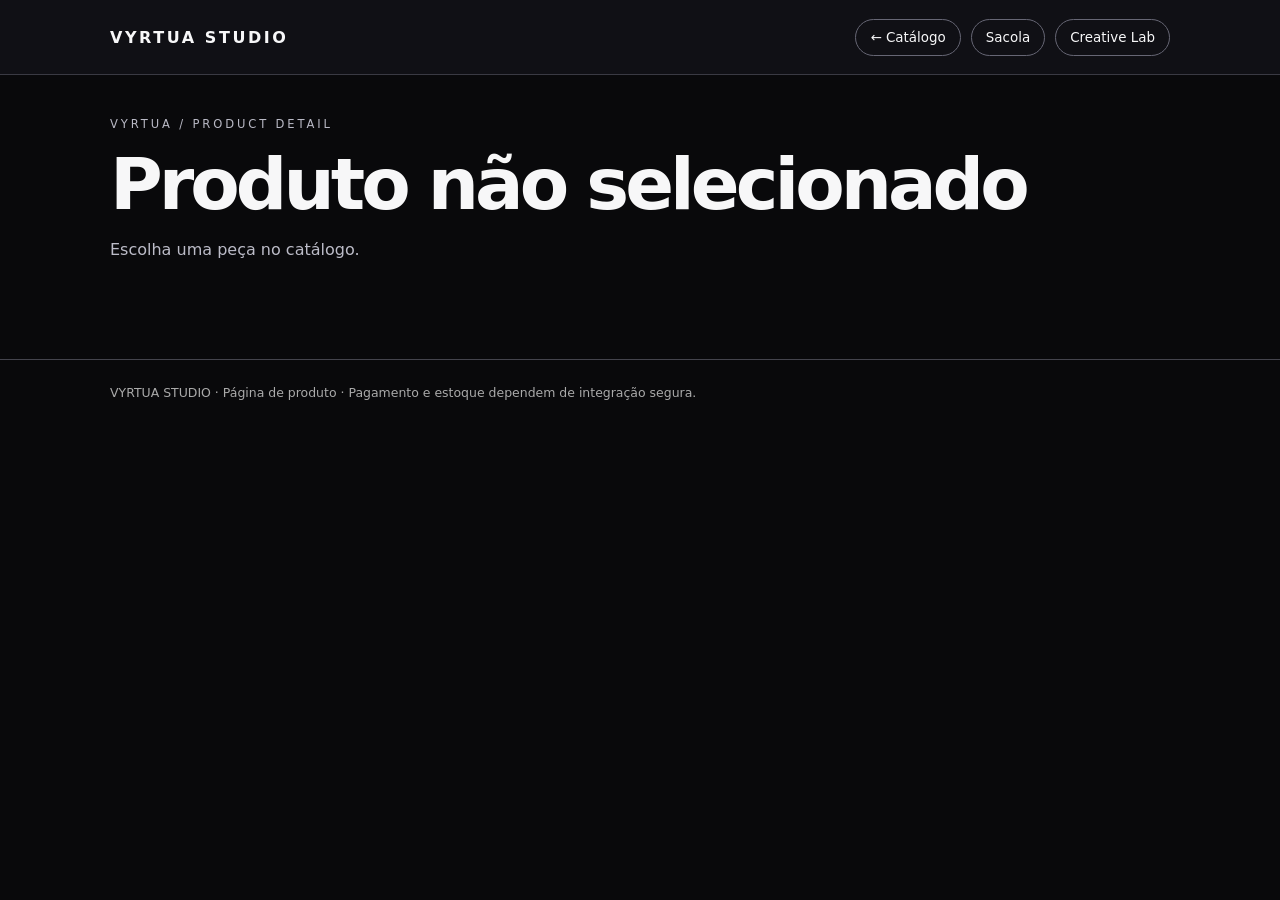
<file: produto.html>
<!doctype html><html lang="pt-BR"><head><meta charset="utf-8"><meta name="viewport" content="width=device-width,initial-scale=1"><meta name="theme-color" content="#09090b"><meta name="description" content="Detalhes e opções de produtos VYRTUA STUDIO"><title>Produto | VYRTUA STUDIO</title><style>
:root{color-scheme:dark;font-family:system-ui,-apple-system,sans-serif;background:#09090b;color:#f7f7f8}*{box-sizing:border-box}body{margin:0}a{color:inherit}button,input,select{font:inherit}button{cursor:pointer}.wrap{width:min(1060px,92%);margin:auto}header{border-bottom:1px solid #3a3a43;background:#101015}header .wrap{min-height:74px;display:flex;justify-content:space-between;align-items:center;gap:12px}.logo{font-weight:900;letter-spacing:.16em;text-decoration:none}.back{border:1px solid #666674;border-radius:30px;padding:10px 14px;text-decoration:none;font-size:.84rem}main{padding:42px 0 80px}.eyebrow{font-size:.72rem;letter-spacing:.25em;color:#b9b9c5}h1{font-size:clamp(2.3rem,7vw,4.5rem);line-height:1.03;letter-spacing:-.055em;margin:16px 0}.layout{display:grid;grid-template-columns:1.1fr .9fr;gap:24px;margin-top:26px}.photo{min-height:410px;border:1px solid #42424d;border-radius:22px;background:radial-gradient(circle at 50% 25%,#494957,#16161e 70%);display:grid;place-items:center;overflow:hidden;color:#bdbdca}.photo img{width:100%;height:100%;max-height:580px;object-fit:contain}.panel{border:1px solid #44444e;background:#181820;border-radius:22px;padding:25px}.muted{color:#bcbcc8;line-height:1.6}.price{font-size:1.6rem;font-weight:800}label{display:block;margin:20px 0 8px}select,input{width:100%;background:#0c0c11;color:white;border:1px solid #777785;border-radius:12px;padding:13px}.btn{display:inline-flex;justify-content:center;text-align:center;background:white;color:#111;border:0;border-radius:30px;padding:15px 18px;font-weight:800;text-decoration:none;width:100%;margin-top:15px}.btn.alt{background:#292933;color:#fff;border:1px solid #777785}.btn:disabled{opacity:.5;cursor:not-allowed}.notice{border-left:3px solid #a7a7b3;padding:12px 15px;background:#25252e;margin:20px 0}.hidden{display:none}footer{border-top:1px solid #44444d;padding:25px 0;color:#aaa;font-size:.78rem}@media(max-width:740px){.layout{grid-template-columns:1fr}.photo{min-height:320px}.panel{padding:19px}}@media(prefers-reduced-motion:reduce){*{scroll-behavior:auto!important}}
</style></head><body><header><div class="wrap"><a href="index.html" class="logo">VYRTUA STUDIO</a><div style="display:flex;gap:10px;flex-wrap:wrap"><a href="catalogo.html" class="back">← Catálogo</a><a href="carrinho.html" class="back">Sacola</a><a href="creative-lab.html" class="back">Creative Lab</a></div></div></header><main class="wrap"><div class="eyebrow">VYRTUA / PRODUCT DETAIL</div><h1 id="title">Carregando produto…</h1><p class="muted" id="status" role="status">Consultando o catálogo publicado.</p><section class="layout hidden" id="detail"><div class="photo" id="photo">Imagem em preparação</div><div class="panel"><div class="eyebrow" id="category"></div><p class="muted" id="description"></p><div class="price" id="price">Preço sob consulta</div><label for="color">Cor</label><select id="color"></select><label for="size">Tamanho</label><select id="size"></select><label for="qty">Quantidade</label><input id="qty" type="number" min="1" max="99" value="1" inputmode="numeric"><p class="muted" id="production"></p><div class="notice" id="availability">Disponibilidade e prazo sujeitos à confirmação.</div><button id="add" class="btn" disabled>Adicionar à sacola</button><a id="contact" class="btn alt" href="https://wa.me/5511934515159" target="_blank" rel="noopener noreferrer">Consultar pelo WhatsApp</a><p class="muted" id="feedback" role="status"></p><p class="muted">A sacola desta etapa é armazenada apenas neste navegador. Não registra pedidos nem realiza cobranças.</p></div></section></main><footer><div class="wrap">VYRTUA STUDIO · Página de produto · Pagamento e estoque dependem de integração segura.</div></footer><script>
const $=id=>document.getElementById(id),params=new URLSearchParams(location.search),id=params.get('id');let product=null;
const money=n=>(n/100).toLocaleString('pt-BR',{style:'currency',currency:'BRL'});const text=(node,value)=>{node.textContent=String(value??'')};function options(el,values){el.replaceChildren();(values.length?values:['Sob consulta']).forEach(v=>{const opt=document.createElement('option');opt.value=typeof v==='string'?v:v.name;opt.textContent=opt.value;el.append(opt)})}
function selectedVariant(){return (product.variants||[]).find(v=>v.color===$('color').value&&v.size===$('size').value&&Number.isInteger(v.priceCents)&&v.priceCents>=0)}
function update(){const v=selectedVariant(),price=v?.priceCents??product.priceCents;const valid=Number.isSafeInteger(price)&&price>=0&&price<=100000000&&!!$('color').value&&!!$('size').value;const stock=v?.stock??product.stock;const available=stock===null||stock===undefined||Number.isInteger(stock)&&stock>0;$('price').textContent=valid?money(price):'Preço sob consulta';$('add').disabled=!valid||!available;$('availability').textContent=!available?'Indisponível nesta variação.':'Prazo e frete serão confirmados antes de qualquer pagamento.';const msg='Olá! Gostaria de consultar '+product.name+'. Cor: '+$('color').value+'; tamanho: '+$('size').value+'; quantidade: '+$('qty').value+'.';$('contact').href='https://wa.me/5511934515159?text='+encodeURIComponent(msg)}
async function load(){if(!id){$('title').textContent='Produto não selecionado';$('status').textContent='Escolha uma peça no catálogo.';return}try{const response=await fetch('data/catalog.json',{cache:'no-store'});if(!response.ok)throw Error('Erro ao consultar catálogo');const data=await response.json();product=(data.products||[]).find(p=>p.id===id&&p.published===true);if(!product){$('title').textContent='Produto indisponível';$('status').textContent='Este item não está publicado. Volte ao catálogo.';return}text($('title'),product.name);text($('description'),product.description||'Informações adicionais sob consulta.');text($('category'),(data.categories||[]).find(c=>c.id===product.categoryId)?.name||'Coleção VYRTUA');const img=Array.isArray(product.images)?product.images[0]:null;if(typeof img==='string'&&(/^(assets\/|https:\/\/)/).test(img)){const node=document.createElement('img');node.src=img;node.alt=product.name;node.loading='lazy';$('photo').replaceChildren(node)}options($('color'),product.colors||[]);options($('size'),product.sizes||[]);text($('production'),Number.isInteger(product.productionDays)?'Produção estimada informada: '+product.productionDays+' dia(s).':'Prazo de produção sob consulta.');$('detail').classList.remove('hidden');$('status').textContent='Confira as opções antes de solicitar.';update()}catch(e){$('title').textContent='Não foi possível carregar';$('status').textContent='Tente novamente mais tarde ou consulte pelo WhatsApp.'}}
['color','size','qty'].forEach(id=>$(id).addEventListener('change',()=>{if(product)update()}));$('add').addEventListener('click',()=>{if(!product)return;const qty=Number($('qty').value),variant=selectedVariant(),price=variant?.priceCents??product.priceCents;const stock=variant?.stock??product.stock;if(stock!=null&&(!Number.isInteger(stock)||stock<qty)){ $('feedback').textContent='Quantidade indisponível nesta variação.';return;}if(!Number.isInteger(qty)||qty<1||qty>99||!Number.isSafeInteger(price)||price<0||price>100000000){$('feedback').textContent='Verifique a quantidade e o preço.';return}const item={id:product.id,name:product.name,color:$('color').value,size:$('size').value,quantity:qty,priceCents:price,variantSku:variant?.sku||null};try{const cart=JSON.parse(localStorage.getItem('vyrtua-cart-v1')||'[]');if(!Array.isArray(cart))throw Error('invalid');const existing=cart.find(x=>x&&typeof x==='object'&&x.id===item.id&&x.color===item.color&&x.size===item.size&&x.variantSku===item.variantSku);if(existing){const next=(Number.isInteger(existing.quantity)&&existing.quantity>0?existing.quantity:0)+qty;if(next>99||(stock!=null&&next>stock)){ $('feedback').textContent='Quantidade total indisponível.';return;}existing.quantity=next;}else cart.push(item);localStorage.setItem('vyrtua-cart-v1',JSON.stringify(cart));$('feedback').textContent='Adicionado à sacola local. Abra carrinho.html para revisar. O checkout ainda não está disponível.'}catch(e){$('feedback').textContent='Não foi possível salvar a sacola neste navegador.'}});load();
</script></body></html>
</file>
<file: assets/css/print-dev.css>
:root {
  color-scheme: dark;
  background: #11101a;
  color: #f6f3ff;
  font: 16px system-ui, sans-serif;
}
* { box-sizing: border-box; }
body { margin: 0; }
main { max-width: 68rem; margin: auto; padding: 1rem clamp(1rem, 4vw, 3rem) 3rem; }
header { padding: 1.3rem 0 0.4rem; }
.brand { font-weight: 800; letter-spacing: .14em; color: #decaff; }
.brand small { color: #b9a8d6; margin-left: .35rem; }
h1 { margin: .2rem 0; font-size: clamp(2rem, 6vw, 3.5rem); letter-spacing: -.045em; }
h2 { margin-top: 0; font-size: 1.35rem; }
p { line-height: 1.5; }
.panel, .metrics div { background: #211d30; border: 1px solid #504466; border-radius: 1rem; padding: 1rem; }
section { margin: 1.6rem 0; scroll-margin-top: 1rem; }
#login { max-width: 30rem; }
label { display: grid; gap: .35rem; margin: .65rem 0; }
input, select, button { font: inherit; min-height: 44px; border-radius: .6rem; padding: .58rem .75rem; }
input, select { min-width: 0; width: 100%; border: 1px solid #8574a4; background: #151121; }
button { border: 1px solid transparent; background: #d7bbff; color: #24103e; font-weight: 700; cursor: pointer; }
button:disabled { cursor: default; opacity: .56; }
.secondary { background: #322844; color: #f6f3ff; border-color: #8574a4; }
.check { display: flex; align-items: center; gap: .6rem; }
.check input { width: 1.15rem; }
.toolbar, .actions, nav { display: flex; flex-wrap: wrap; align-items: end; gap: .6rem; }
.toolbar label { flex: 1; margin: 0; }
nav { margin-top: 1rem; }
nav a { color: #e3d0ff; display: flex; align-items: center; min-height: 44px; padding: .4rem; }
.metrics { display: grid; grid-template-columns: repeat(auto-fit, minmax(min(100%, 12rem), 1fr)); gap: .75rem; }
.metrics dd { margin: .4rem 0 0; font-size: 1.45rem; font-weight: 750; }
.records { list-style: none; padding: 0; overflow-wrap: anywhere; }
.records li { border-top: 1px solid #504466; padding: .9rem 0; }
.records p { margin: .35rem 0 .65rem; }
iframe { display: block; width: 100%; height: 75vh; min-height: 28rem; margin-top: .75rem; border: 1px solid #8574a4; border-radius: .8rem; }
:focus-visible { outline: 3px solid #efca78; outline-offset: 3px; }
</file>
